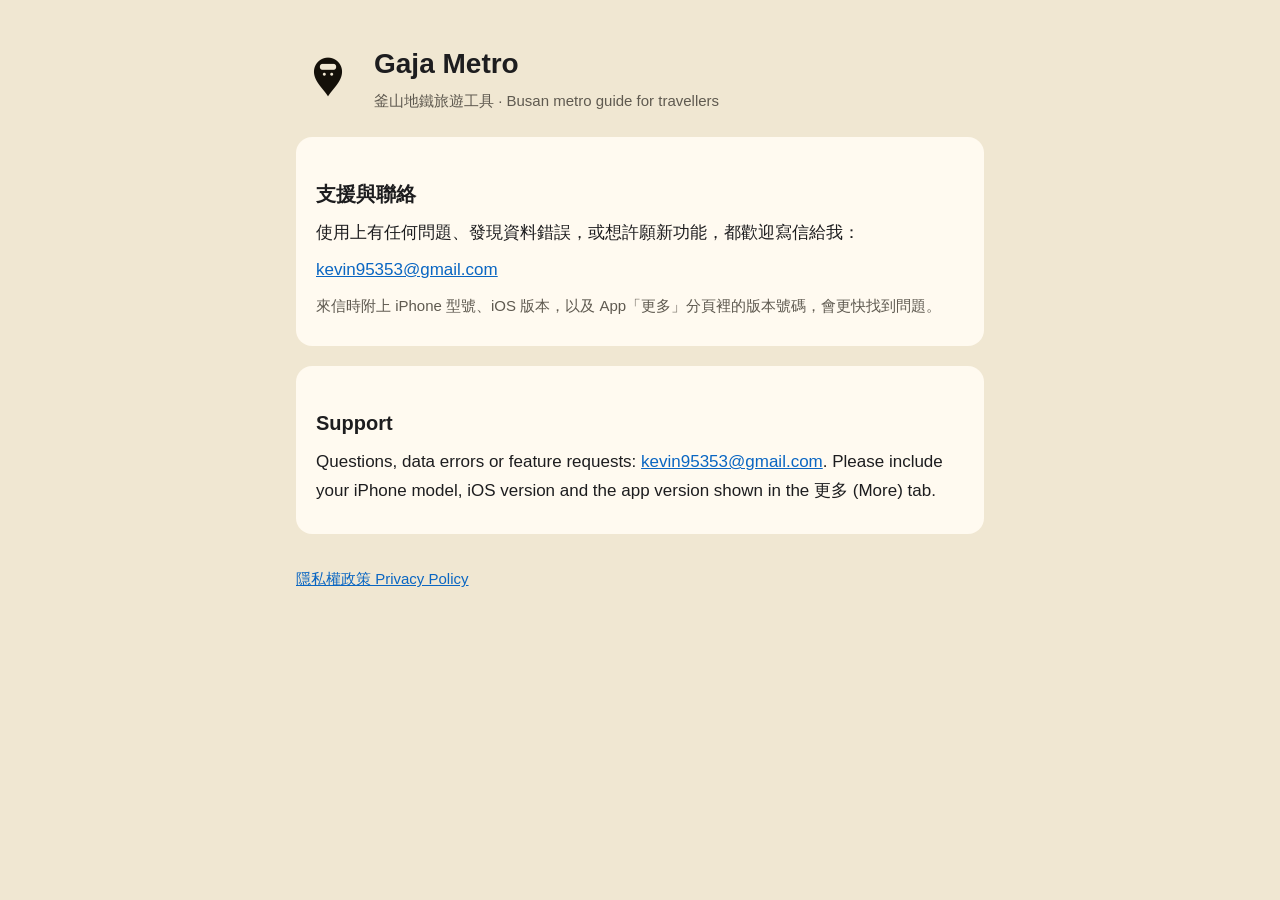
<file: index.html>
<!doctype html>
<html lang="zh-Hant">
<head>
  <meta charset="utf-8">
  <meta name="viewport" content="width=device-width, initial-scale=1">
  <title>Gaja Metro 支援</title>
  <link rel="stylesheet" href="style.css">
</head>
<body>
<main>
  <header>
    <img src="icon.png" alt="">
    <div>
      <h1>Gaja Metro</h1>
      <div class="muted">釜山地鐵旅遊工具 · Busan metro guide for travellers</div>
    </div>
  </header>

  <section>
    <h2>支援與聯絡</h2>
    <p>使用上有任何問題、發現資料錯誤，或想許願新功能，都歡迎寫信給我：</p>
    <p><a href="mailto:kevin95353@gmail.com">kevin95353@gmail.com</a></p>
    <p class="muted">來信時附上 iPhone 型號、iOS 版本，以及 App「更多」分頁裡的版本號碼，會更快找到問題。</p>
  </section>

  <section>
    <h2>Support</h2>
    <p>Questions, data errors or feature requests: <a href="mailto:kevin95353@gmail.com">kevin95353@gmail.com</a>.
      Please include your iPhone model, iOS version and the app version shown in the 更多 (More) tab.</p>
  </section>

  <nav><a href="privacy/">隱私權政策 Privacy Policy</a></nav>
</main>
</body>
</html>
</file>
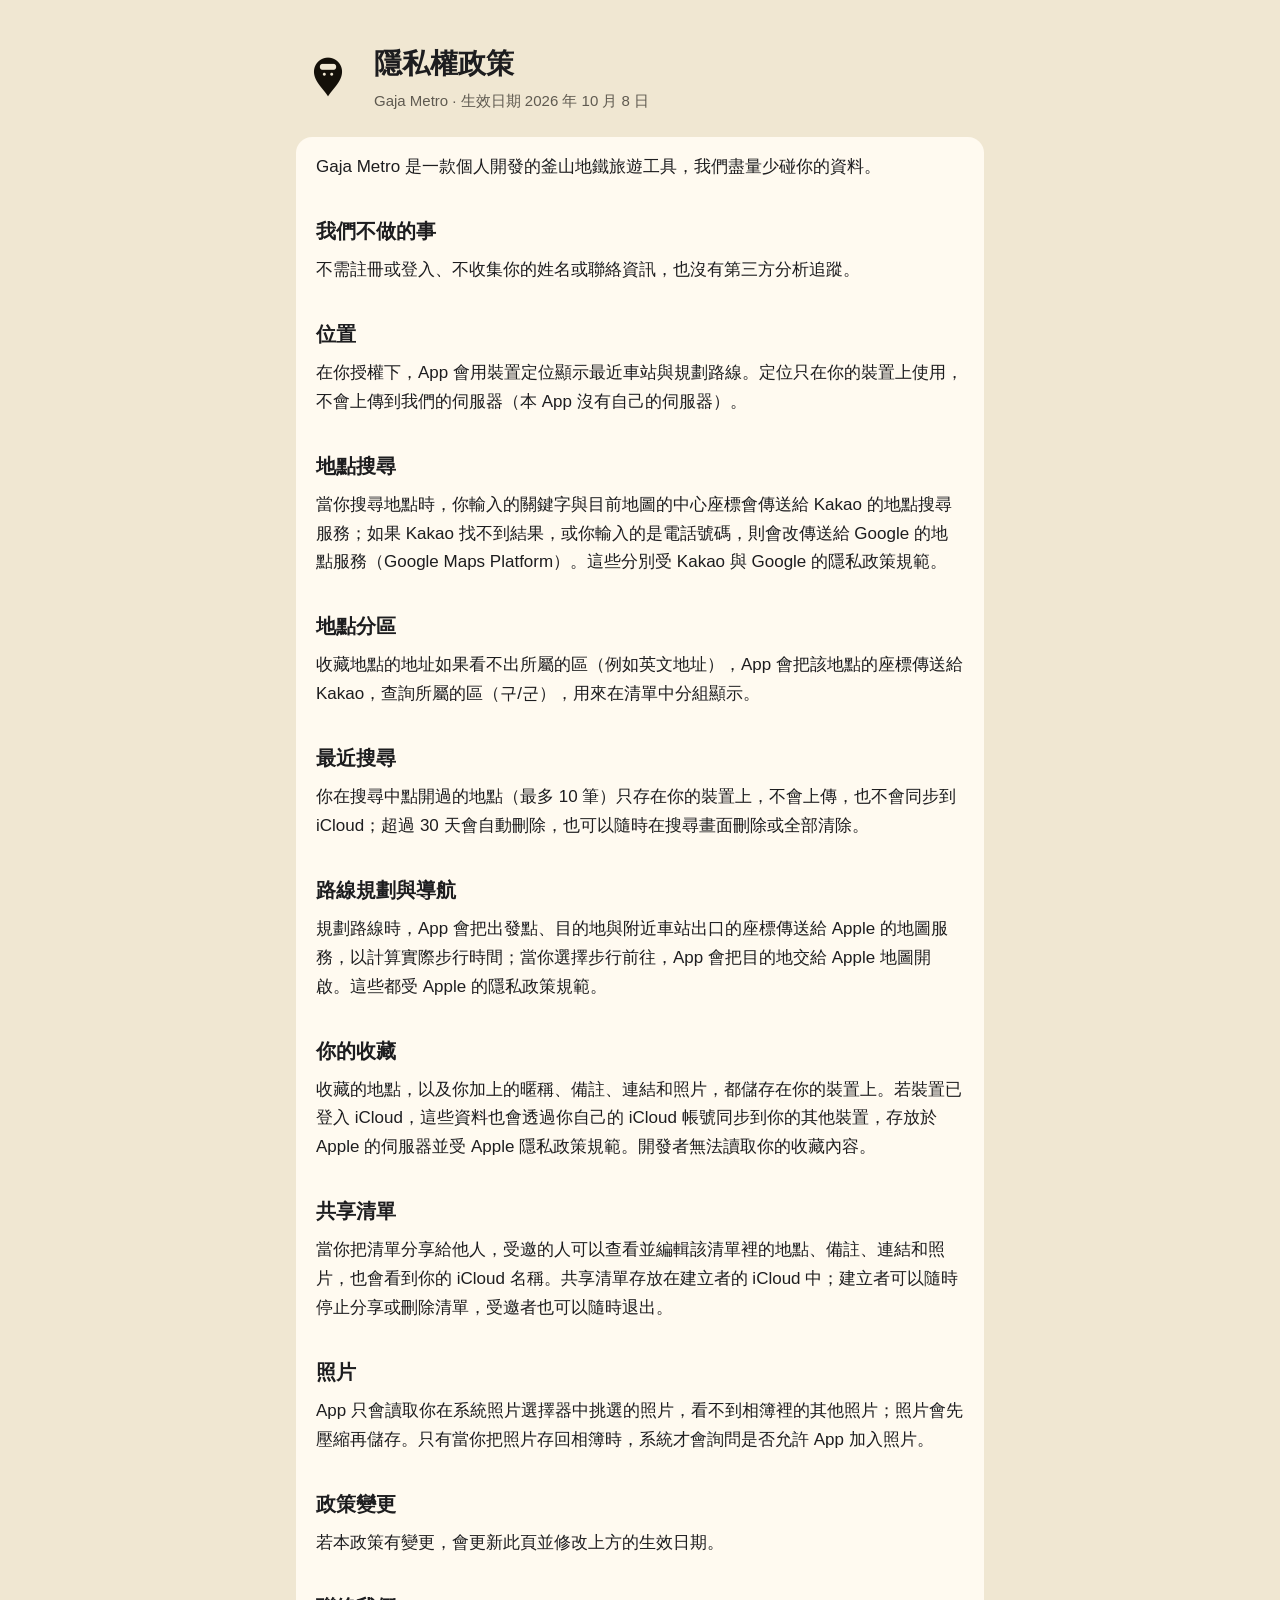
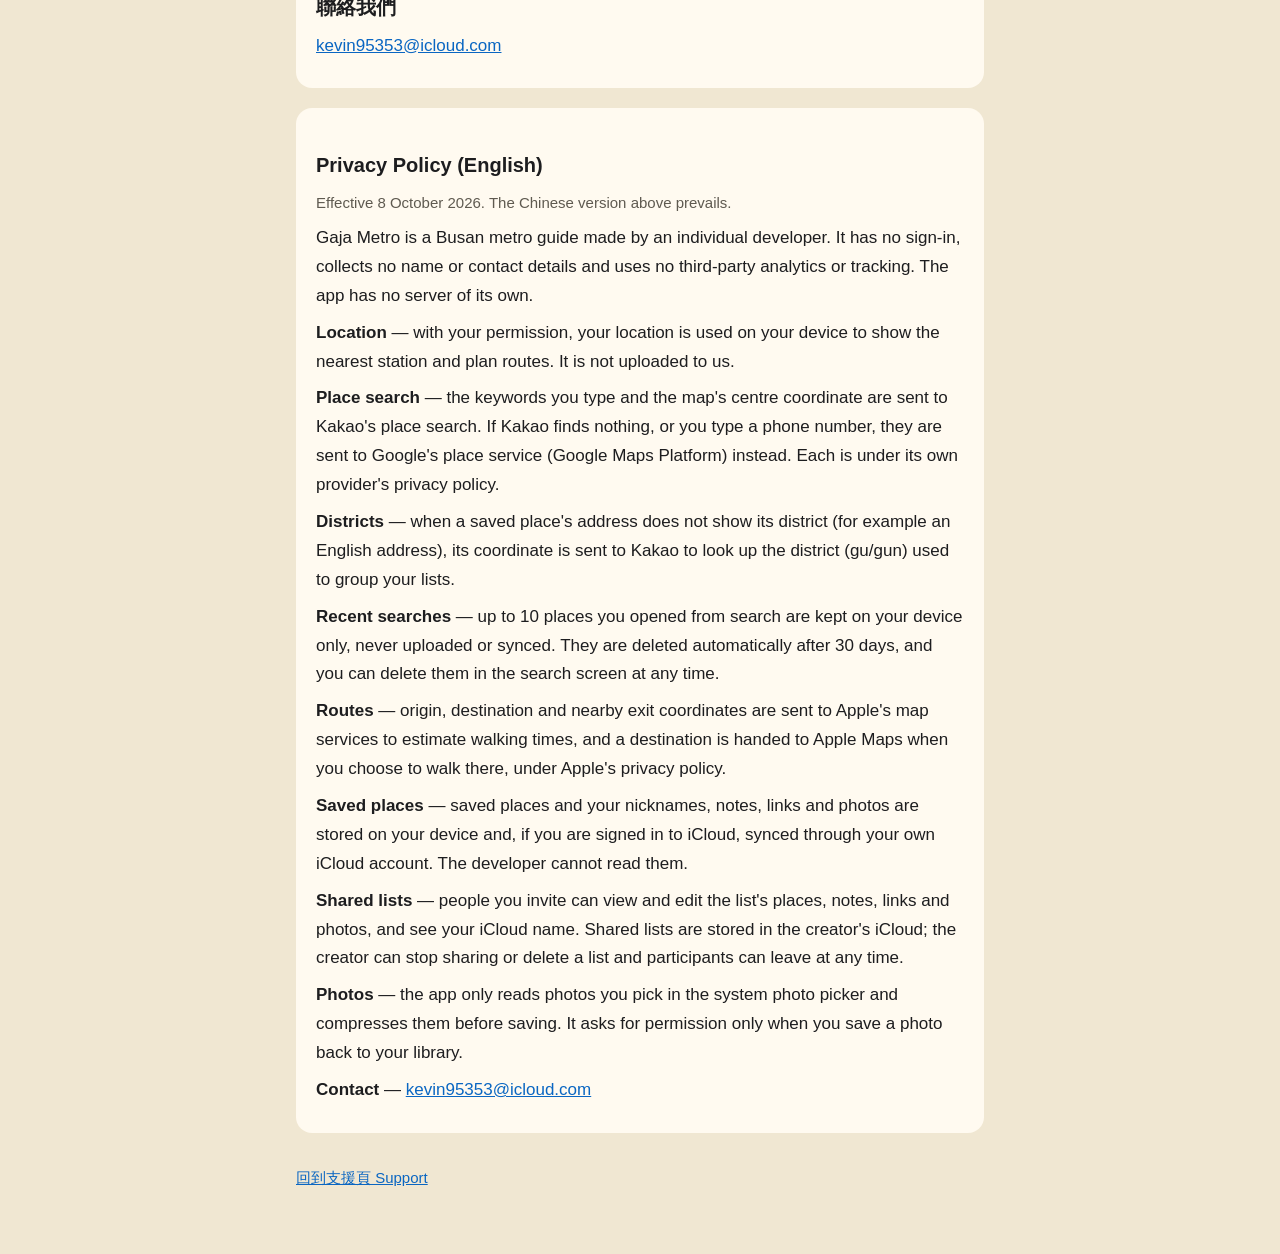
<file: privacy/index.html>
<!doctype html>
<html lang="zh-Hant">
<head>
  <meta charset="utf-8">
  <meta name="viewport" content="width=device-width, initial-scale=1">
  <title>Gaja Metro 隱私權政策</title>
  <link rel="stylesheet" href="../style.css">
</head>
<body>
<main>
  <header>
    <img src="../icon.png" alt="">
    <div>
      <h1>隱私權政策</h1>
      <div class="muted">Gaja Metro · 生效日期 2026 年 10 月 8 日</div>
    </div>
  </header>

  <section>
    <p>Gaja Metro 是一款個人開發的釜山地鐵旅遊工具，我們盡量少碰你的資料。</p>

    <h2>我們不做的事</h2>
    <p>不需註冊或登入、不收集你的姓名或聯絡資訊，也沒有第三方分析追蹤。</p>

    <h2>位置</h2>
    <p>在你授權下，App 會用裝置定位顯示最近車站與規劃路線。定位只在你的裝置上使用，不會上傳到我們的伺服器（本 App 沒有自己的伺服器）。</p>

    <h2>地點搜尋</h2>
    <p>當你搜尋地點時，你輸入的關鍵字與目前地圖的中心座標會傳送給 Kakao 的地點搜尋服務；如果 Kakao 找不到結果，或你輸入的是電話號碼，則會改傳送給 Google 的地點服務（Google Maps Platform）。這些分別受 Kakao 與 Google 的隱私政策規範。</p>

    <h2>地點分區</h2>
    <p>收藏地點的地址如果看不出所屬的區（例如英文地址），App 會把該地點的座標傳送給 Kakao，查詢所屬的區（구/군），用來在清單中分組顯示。</p>

    <h2>最近搜尋</h2>
    <p>你在搜尋中點開過的地點（最多 10 筆）只存在你的裝置上，不會上傳，也不會同步到 iCloud；超過 30 天會自動刪除，也可以隨時在搜尋畫面刪除或全部清除。</p>

    <h2>路線規劃與導航</h2>
    <p>規劃路線時，App 會把出發點、目的地與附近車站出口的座標傳送給 Apple 的地圖服務，以計算實際步行時間；當你選擇步行前往，App 會把目的地交給 Apple 地圖開啟。這些都受 Apple 的隱私政策規範。</p>

    <h2>你的收藏</h2>
    <p>收藏的地點，以及你加上的暱稱、備註、連結和照片，都儲存在你的裝置上。若裝置已登入 iCloud，這些資料也會透過你自己的 iCloud 帳號同步到你的其他裝置，存放於 Apple 的伺服器並受 Apple 隱私政策規範。開發者無法讀取你的收藏內容。</p>

    <h2>共享清單</h2>
    <p>當你把清單分享給他人，受邀的人可以查看並編輯該清單裡的地點、備註、連結和照片，也會看到你的 iCloud 名稱。共享清單存放在建立者的 iCloud 中；建立者可以隨時停止分享或刪除清單，受邀者也可以隨時退出。</p>

    <h2>照片</h2>
    <p>App 只會讀取你在系統照片選擇器中挑選的照片，看不到相簿裡的其他照片；照片會先壓縮再儲存。只有當你把照片存回相簿時，系統才會詢問是否允許 App 加入照片。</p>

    <h2>政策變更</h2>
    <p>若本政策有變更，會更新此頁並修改上方的生效日期。</p>

    <h2>聯絡我們</h2>
    <p><a href="mailto:kevin95353@icloud.com">kevin95353@icloud.com</a></p>
  </section>

  <section>
    <h2>Privacy Policy (English)</h2>
    <p class="muted">Effective 8 October 2026. The Chinese version above prevails.</p>
    <p>Gaja Metro is a Busan metro guide made by an individual developer. It has no sign-in, collects no name or contact details and uses no third-party analytics or tracking. The app has no server of its own.</p>
    <p><strong>Location</strong> — with your permission, your location is used on your device to show the nearest station and plan routes. It is not uploaded to us.</p>
    <p><strong>Place search</strong> — the keywords you type and the map's centre coordinate are sent to Kakao's place search. If Kakao finds nothing, or you type a phone number, they are sent to Google's place service (Google Maps Platform) instead. Each is under its own provider's privacy policy.</p>
    <p><strong>Districts</strong> — when a saved place's address does not show its district (for example an English address), its coordinate is sent to Kakao to look up the district (gu/gun) used to group your lists.</p>
    <p><strong>Recent searches</strong> — up to 10 places you opened from search are kept on your device only, never uploaded or synced. They are deleted automatically after 30 days, and you can delete them in the search screen at any time.</p>
    <p><strong>Routes</strong> — origin, destination and nearby exit coordinates are sent to Apple's map services to estimate walking times, and a destination is handed to Apple Maps when you choose to walk there, under Apple's privacy policy.</p>
    <p><strong>Saved places</strong> — saved places and your nicknames, notes, links and photos are stored on your device and, if you are signed in to iCloud, synced through your own iCloud account. The developer cannot read them.</p>
    <p><strong>Shared lists</strong> — people you invite can view and edit the list's places, notes, links and photos, and see your iCloud name. Shared lists are stored in the creator's iCloud; the creator can stop sharing or delete a list and participants can leave at any time.</p>
    <p><strong>Photos</strong> — the app only reads photos you pick in the system photo picker and compresses them before saving. It asks for permission only when you save a photo back to your library.</p>
    <p><strong>Contact</strong> — <a href="mailto:kevin95353@icloud.com">kevin95353@icloud.com</a></p>
  </section>

  <nav><a href="../">回到支援頁 Support</a></nav>
</main>
</body>
</html>
</file>
<file: style.css>
:root {
  --bg: #f0e7d2;
  --card: #fffaf0;
  --text: #1d1d1f;
  --muted: #5f5a50;
  --accent: #0a66c2;
}
@media (prefers-color-scheme: dark) {
  :root {
    --bg: #17191d;
    --card: #23262c;
    --text: #f2f2f2;
    --muted: #a8adb7;
    --accent: #5aa9ff;
  }
}
* { box-sizing: border-box; }
body {
  margin: 0;
  background: var(--bg);
  color: var(--text);
  font: 17px/1.7 -apple-system, BlinkMacSystemFont, "PingFang TC", "Noto Sans TC", sans-serif;
}
main {
  max-width: 720px;
  margin: 0 auto;
  padding: 40px 16px 64px;
}
header { display: flex; align-items: center; gap: 14px; margin-bottom: 24px; }
header img { width: 64px; height: 64px; border-radius: 14px; }
h1 { font-size: 28px; margin: 0; }
h2 { font-size: 20px; margin: 32px 0 8px; }
section { background: var(--card); border-radius: 16px; padding: 8px 20px 20px; margin-bottom: 20px; }
p, li { margin: 8px 0; }
.muted { color: var(--muted); font-size: 15px; }
a { color: var(--accent); }
nav { margin-top: 32px; font-size: 15px; }
</file>
